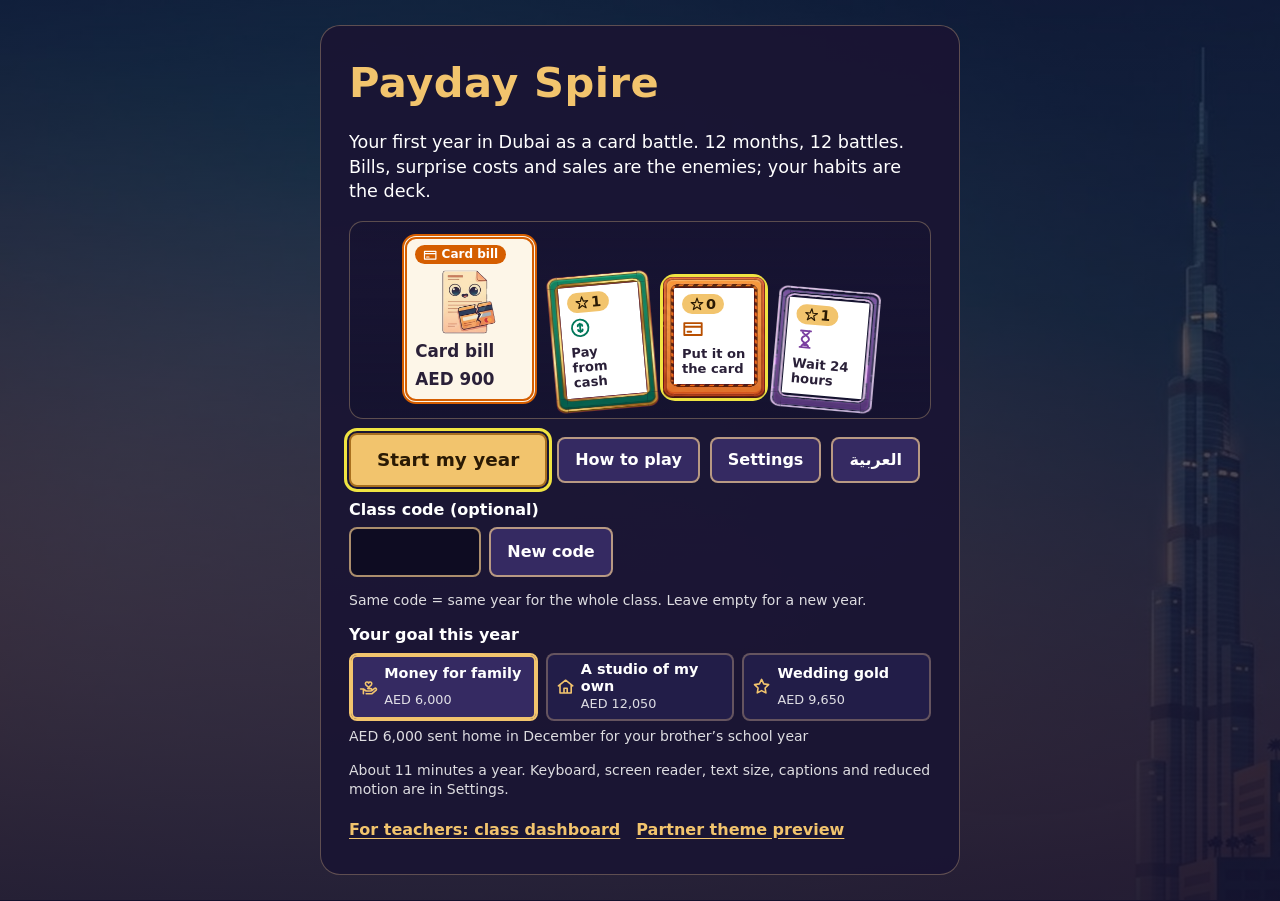
<file: index.html>
<!doctype html>
<html lang="en" dir="ltr">
<head>
<meta charset="utf-8">
<meta name="viewport" content="width=device-width, initial-scale=1">
<title>Payday Spire</title>
<link rel="stylesheet" href="css/style.css">
<link rel="stylesheet" href="css/battle.css">
<link rel="stylesheet" href="css/class.css">
<link rel="stylesheet" href="css/tutor.css">
<link rel="stylesheet" href="css/goals.css">
</head>
<body>
<header id="hud" class="hud" hidden>
  <div class="hud-top"><div id="hudMonth" class="hud-month"></div><p id="capH" class="cap-slot" aria-hidden="true"></p>
    <div class="hud-btns"><button class="ibtn" id="btnHelp" data-i18n-label="btn.help"><svg class="ic" viewBox="0 0 24 24" aria-hidden="true"><path d="M12 3a9 9 0 1 0 0 18 9 9 0 0 0 0-18zM9.5 9.5a2.5 2.5 0 1 1 3.5 2.3c-.6.3-1 .8-1 1.5V14M12 17.5h.01"/></svg></button>
    <button class="ibtn" id="btnSet2" data-i18n-label="btn.settings"><svg class="ic" viewBox="0 0 24 24" aria-hidden="true"><path d="M4 7h9M17 7h3M15 4.5v5M4 17h3M11 17h9M9 14.5v5"/></svg></button></div></div>
  <div id="hudStats" class="hud-stats"></div>
</header>
<main id="main">
  <section id="title" class="screen title">
    <div class="title-in">
      <h1 data-i18n="title">Payday Spire</h1>
      <p class="tag" data-i18n="tag"></p>
      <div id="titlePeek" class="peek" aria-hidden="true"></div>
      <div class="row"><button class="btn pri big" id="btnPlay" data-i18n="btn.play"></button>
        <button class="btn" id="btnHow" data-i18n="btn.how"></button><button class="btn" id="btnSet" data-i18n="btn.settings"></button>
        <button class="btn" id="btnLang" data-i18n="lang"></button></div>
      <label for="code" class="code-l" data-i18n="code.l"></label>
      <div class="code-row"><input id="code" maxlength="6" autocomplete="off" spellcheck="false" dir="ltr" aria-describedby="codeN"><button class="btn" id="btnRandom" data-i18n="btn.random"></button></div>
      <p id="codeN" class="small" data-i18n="code.n"></p>
      <div id="goalPick" class="gpick"></div>
      <p class="small" data-i18n="title.teacher"></p>
      <p class="title-links"><a class="tlink" href="teacher.html" id="teacherLink" data-i18n="title.teacherLink"></a> <a class="tlink" id="brandLink" href="index.html?brand=demo-bank"></a></p>
    </div>
  </section>
  <section id="battle" class="screen battle" hidden>
    <div id="traitLine" class="trait-line" hidden></div>
    <div id="foes" class="foes"></div>
    <p id="foeLine" class="foe-line" aria-hidden="true" hidden></p>
    <div class="ctrl"><div id="focusBox" class="focus-box"></div><p id="note" class="note-slot"></p><button class="btn pri" id="btnEnd"></button></div>
    <div id="hand" class="hand"></div>
    <ul id="log" class="log"></ul>
  </section>
  <section id="end" class="screen end" hidden tabindex="-1"></section>
</main>
<div id="modal" class="modal" role="dialog" aria-modal="true" hidden><div id="panel" class="panel"></div></div>
<div id="srP" class="sr" aria-live="polite"></div><div id="srA" class="sr" aria-live="assertive"></div>
<script src="art_b/manifest.js"></script>
<script src="js/data.js"></script>
<script src="js/ledger.js"></script>
<script src="js/engine.js"></script>
<script src="js/engine_more.js"></script>
<script src="js/goals.js"></script>
<script src="js/policy.js"></script>
<script src="js/i18n_en.js"></script>
<script src="js/i18n_ar.js"></script>
<script src="js/i18n_more.js"></script>
<script src="js/i18n_goals.js"></script>
<script src="js/icons.js"></script>
<script src="js/artload.js"></script>
<script src="js/audio.js"></script>
<script src="js/music.js"></script>
<script src="js/ui.js"></script>
<script src="js/tutor.js"></script>
<script src="js/class.js"></script>
<script src="js/why.js"></script>
<script src="js/check.js"></script>
<script src="js/past.js"></script>
<script src="js/brand.js"></script>
<script src="js/flow.js"></script>
<script src="js/screens.js"></script>
<script src="js/goalui.js"></script>
<script src="js/juice.js"></script>
<script src="js/main.js"></script>
</body>
</html>
</file>
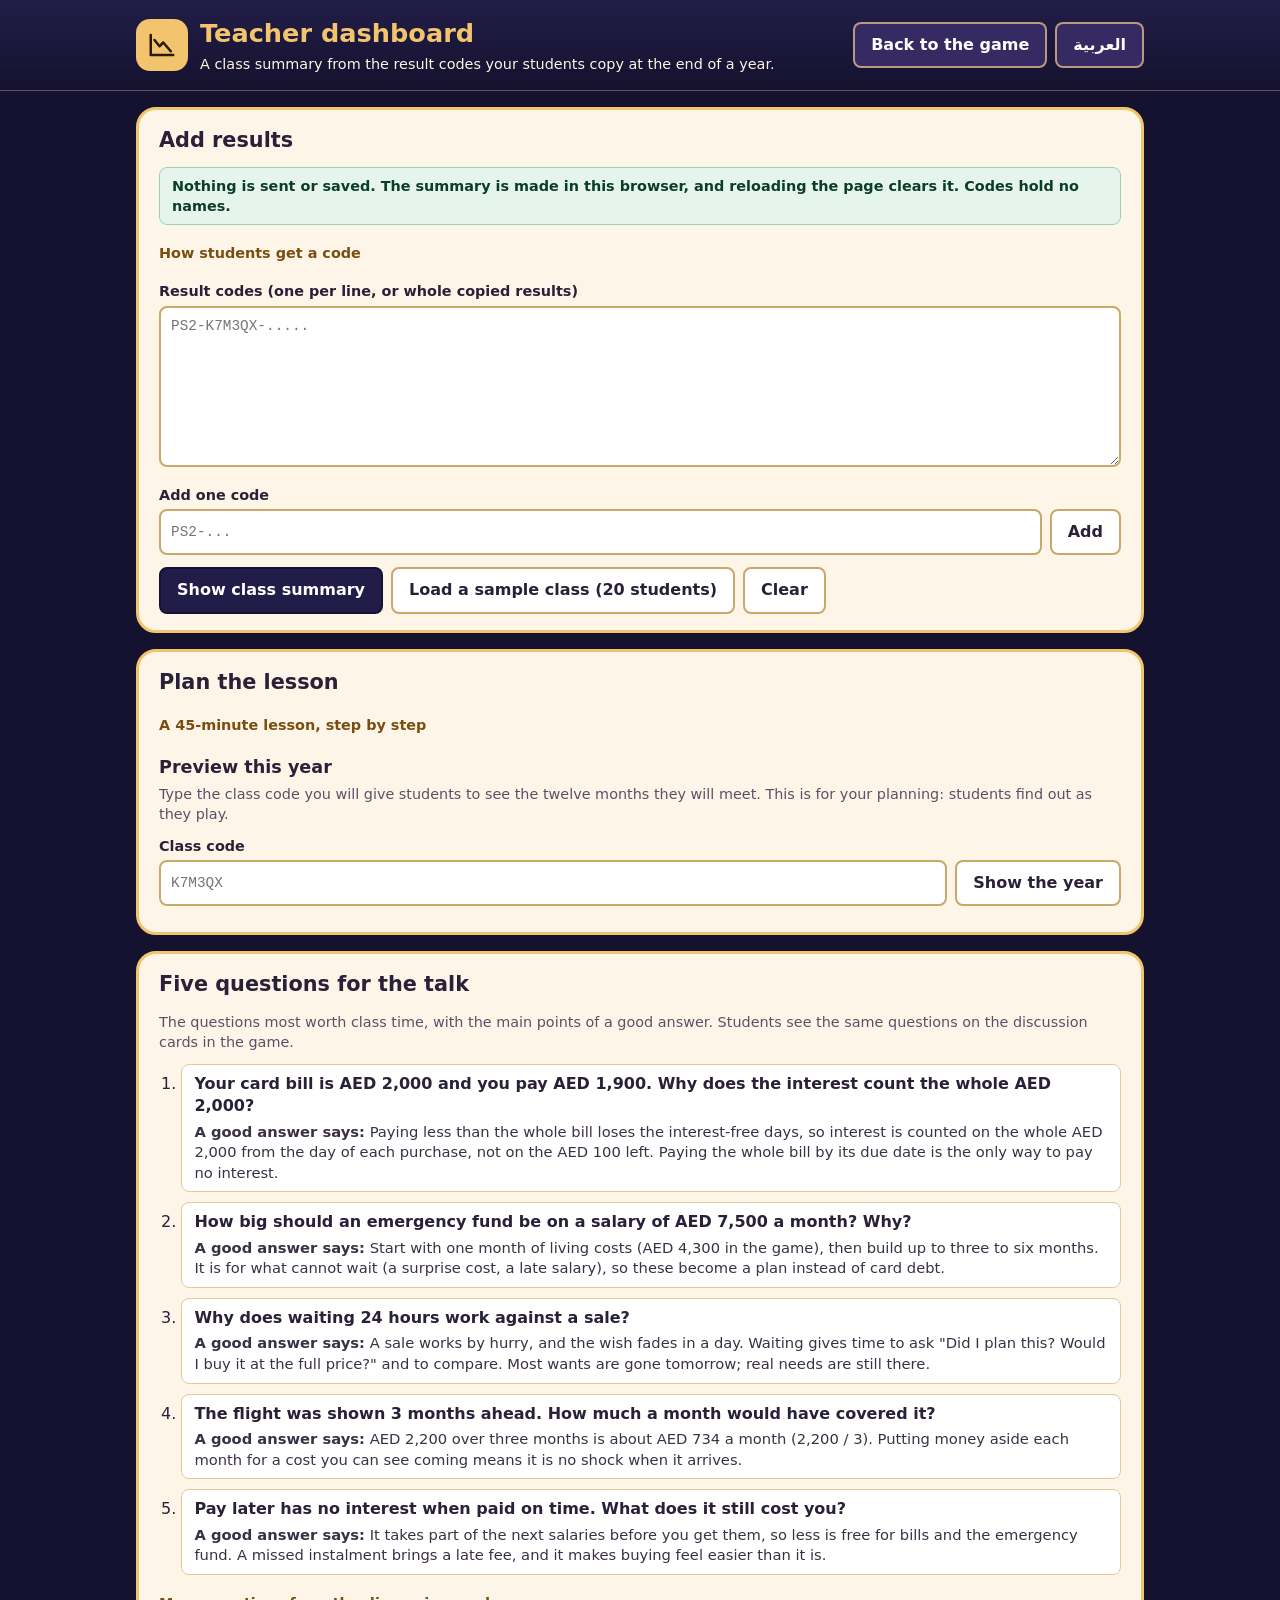
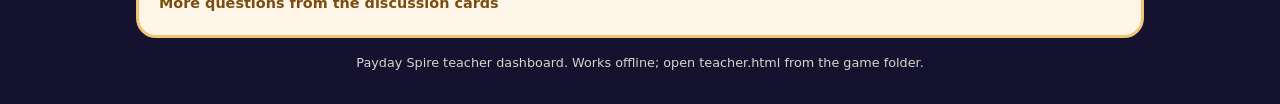
<file: teacher.html>
<!doctype html>
<html lang="en" dir="ltr">
<head>
<meta charset="utf-8">
<meta name="viewport" content="width=device-width, initial-scale=1">
<meta name="description" content="Payday Spire teacher dashboard: paste your students' result codes to see a class summary. Nothing is sent or saved.">
<title>Payday Spire - Teacher dashboard</title>
<link rel="stylesheet" href="css/style.css">
<link rel="stylesheet" href="css/teacher.css">
</head>
<body class="tc-page">
<header class="tc-top">
  <div class="tc-top-in">
    <div class="tc-brand">
      <span class="tc-logo" id="tcLogo" aria-hidden="true"></span>
      <div><h1 data-i18n="tc.title">Teacher dashboard</h1><p data-i18n="tc.sub"></p></div>
    </div>
    <nav class="tc-nav no-print" aria-label="Page">
      <a class="btn" href="index.html" data-i18n="tc.back">Back to the game</a>
      <button class="btn" id="tcLang" type="button"></button>
    </nav>
  </div>
</header>
<main class="tc-main" id="tcMain">
  <section class="tc-card no-print" aria-labelledby="inT">
    <h2 id="inT" data-i18n="tc.in.t">Add results</h2>
    <p class="tc-privacy" data-i18n="tc.privacy"></p>
    <details class="tc-how">
      <summary data-i18n="tc.how.t">How students get a code</summary>
      <ol><li data-i18n="tc.how.1"></li><li data-i18n="tc.how.2"></li><li data-i18n="tc.how.3"></li><li data-i18n="tc.how.4"></li></ol>
    </details>
    <label class="tc-lbl" for="tcIn" data-i18n="tc.in.lbl">Result codes</label>
    <textarea id="tcIn" dir="ltr" rows="7" spellcheck="false" autocomplete="off" placeholder="PS2-K7M3QX-....."></textarea>
    <div class="tc-one">
      <label class="tc-lbl" for="tcOne" data-i18n="tc.one.lbl">Add one code</label>
      <div class="tc-one-in"><input id="tcOne" type="text" dir="ltr" autocomplete="off" spellcheck="false" autocapitalize="characters" placeholder="PS2-...">
        <button class="btn" id="tcAdd" type="button" data-i18n="tc.add">Add</button></div>
    </div>
    <div class="tc-btns">
      <button class="btn pri" id="tcShow" type="button" data-i18n="tc.show">Show class summary</button>
      <button class="btn" id="tcSample" type="button" data-i18n="tc.sample">Load a sample class</button>
      <button class="btn" id="tcClear" type="button" data-i18n="tc.clear">Clear</button>
    </div>
    <p class="tc-status" id="tcStatus" role="status" aria-live="polite"></p>
    <div id="tcErrs"></div>
  </section>
  <section class="tc-card tc-plan" aria-labelledby="plT">
    <h2 id="plT" data-i18n="tc.pl.t">Plan the lesson</h2>
    <details class="tc-how">
      <summary data-i18n="tc.ls.t">A 45-minute lesson, step by step</summary>
      <ol class="tc-steps" id="tcSteps"></ol>
    </details>
    <h3 class="tc-h3" data-i18n="tc.yr.t">Preview this year</h3>
    <p class="tc-note" data-i18n="tc.yr.sub"></p>
    <label class="tc-lbl" for="tcYrCode" data-i18n="tc.yr.lbl">Class code</label>
    <div class="tc-one-in"><input id="tcYrCode" type="text" dir="ltr" maxlength="6" autocomplete="off" spellcheck="false" autocapitalize="characters" placeholder="K7M3QX">
      <button class="btn" id="tcYrShow" type="button" data-i18n="tc.yr.btn">Show the year</button></div>
    <div id="tcYear" aria-live="polite"></div>
  </section>
  <div id="tcOut" tabindex="-1"></div>
  <section class="tc-card tc-sheet" id="tcPilotSheet" aria-labelledby="psT" hidden></section>
  <section class="tc-card tc-qs" aria-labelledby="qsT">
    <h2 id="qsT" data-i18n="tc.qs.t">Five questions for the talk</h2>
    <p class="tc-note" data-i18n="tc.qs.sub"></p>
    <ol class="tc-core" id="tcCore"></ol>
    <details class="tc-how tc-more">
      <summary data-i18n="tc.qs.more">More questions from the discussion cards</summary>
      <div class="tc-dcs" id="tcMore"></div>
    </details>
  </section>
  <p class="tc-foot" data-i18n="tc.foot"></p>
</main>
<script src="js/data.js"></script>
<script src="js/i18n_en.js"></script>
<script src="js/i18n_ar.js"></script>
<script src="js/i18n_more.js"></script>
<script src="js/i18n_goals.js"></script>
<script src="js/i18n_teacher.js"></script>
<script src="js/icons.js"></script>
<script src="js/class.js"></script>
<script src="js/sample_class.js"></script>
<script src="js/teacher.js"></script>
<script src="js/teacher_plan.js"></script>
<script src="js/teacher_pilot.js"></script>
</body>
</html>
</file>
<file: css/style.css>
/* Payday Spire - base, title, dialogs, end screen. Look from Jar Rush: Gulf evening (indigo night, brass, sand paper).
   Colours: Okabe-Ito (colour-blind safe). Every colour cue also has an icon and a word. */
:root {
  --fs: 1;
  --night: #14122e; --night2: #221d48; --night3: #352a62;
  --panel: rgba(26, 21, 52, .94); --line: rgba(255, 212, 150, .3); --line2: rgba(255, 212, 150, .65);
  --paper: #fdf6e8; --ink: #2a2038; --ink2: #5d4f66;
  --brass: #f2c46d; --brass-d: #a9701f;
  --blue: #0072B2; --green: #009E73; --pink: #CC79A7; --orange: #E69F00; --verm: #D55E00; --sky: #56B4E9; --yellow: #F0E442;
  --r-sm: 8px; --r: 14px; --r-lg: 20px;
  --font: "Segoe UI", system-ui, -apple-system, "Noto Sans", Roboto, Arial, sans-serif;
  --font-ar: "Noto Naskh Arabic", "Noto Sans Arabic", "Geeza Pro", "Segoe UI", Tahoma, sans-serif;
  font-size: calc(16px * var(--fs));
}
* { box-sizing: border-box; }
html, body { margin: 0; background: var(--night); color: #fff; }
body { font-family: var(--font); line-height: 1.4; min-height: 100vh; min-height: 100dvh; overflow-x: hidden; }
[dir="rtl"] body { font-family: var(--font-ar); line-height: 1.6; }
[hidden] { display: none !important; }
.ic { width: 1.2em; height: 1.2em; fill: none; stroke: currentColor; stroke-width: 2; stroke-linecap: round; stroke-linejoin: round; vertical-align: -.22em; flex: none; }
button { font: inherit; color: inherit; }
:focus-visible { outline: 3px solid var(--yellow); outline-offset: 2px; }
.sr { position: absolute; width: 1px; height: 1px; overflow: hidden; clip: rect(0 0 0 0); white-space: nowrap; }
.small { font-size: .875rem; opacity: .85; }
kbd { font: inherit; font-size: .75rem; border: 1px solid currentColor; border-radius: 5px; padding: 0 5px; opacity: .8; }
/* the key number sits in the bottom corner, apart from the focus cost pill at the top, so the two numbers do not look alike */
.card kbd { position: absolute; bottom: 4px; inset-inline-end: 6px; font-size: .68rem; border-style: dashed; opacity: .65; }
.btn { background: var(--night3); border: 2px solid var(--line2); border-radius: var(--r-sm); padding: 10px 16px; min-height: 44px; cursor: pointer; font-weight: 600; }
.btn:hover { border-color: var(--brass); }
.btn.pri { background: var(--brass); color: #2a1a04; border-color: var(--brass-d); }
.btn.big { font-size: 1.15rem; padding: 12px 26px; }
.btn[disabled] { opacity: .45; cursor: not-allowed; }
.row { display: flex; flex-wrap: wrap; gap: 10px; margin-top: 14px; align-items: center; }
.ibtn { background: transparent; border: 2px solid var(--line); border-radius: 50%; width: 40px; height: 40px; cursor: pointer; display: inline-grid; place-items: center; }

/* title */
.screen { min-height: calc(100dvh - 0px); }
.title { display: grid; place-items: center; padding: 24px 16px; background: var(--night) center/cover no-repeat; }
/* on a narrow screen the picture is cut from its right side, where the tower stands */
@media (max-width: 600px) { .title { background-position: 82% center; } }
.title-in { max-width: 640px; background: var(--panel); border: 1px solid var(--line); border-radius: var(--r-lg); padding: 28px; }
.title h1 { margin: 0 0 8px; font-size: 2.6rem; color: var(--brass); letter-spacing: .5px; }
.tag { font-size: 1.1rem; }
.code-l { display: block; font-weight: 700; margin-top: 12px; }
.code-row { display: flex; gap: 8px; margin-top: 6px; }
#code { font: inherit; font-size: 1.3rem; letter-spacing: 4px; text-transform: uppercase; width: 10ch; padding: 8px 10px; border-radius: var(--r-sm); border: 2px solid var(--line2); background: #0e0c22; color: #fff; }

/* dialogs */
.modal { position: fixed; inset: 0; background: rgba(8, 6, 20, .72); display: grid; place-items: center; padding: 12px; z-index: 50; }
.panel { background: var(--paper); color: var(--ink); border-radius: var(--r-lg); border: 3px solid var(--brass); width: min(680px, 100%); max-height: calc(100dvh - 24px); overflow: auto; padding: 22px; box-shadow: 0 18px 44px rgba(0,0,0,.5); }
.panel h2 { margin: 0 0 10px; font-size: 1.45rem; }
.panel h3 { margin: 14px 0 6px; font-size: 1.1rem; }
.panel .small { color: var(--ink2); opacity: 1; }
.panel .btn { background: #fff; color: var(--ink); border-color: #c9a86a; }
.panel .btn.pri { background: var(--night2); color: #fff; border-color: var(--night); }
.p-art { float: inline-end; width: 120px; height: 120px; object-fit: cover; border-radius: var(--r); margin: 0 0 8px 12px; }
[dir="rtl"] .p-art { margin: 0 12px 8px 0; }
.tut { padding-inline-start: 1.3em; margin: 8px 0; }
.tut li { margin: 6px 0; }
.lines { list-style: none; padding: 0; margin: 8px 0; }
.lines li { padding: 5px 0; border-bottom: 1px dashed #e3c99a; }
.trait-chip { display: inline-block; font-size: .8rem; font-weight: 700; background: var(--pink); color: #2a1022; border-radius: 99px; padding: 1px 10px; vertical-align: middle; }
.turn-chip { display: inline-block; font-size: .8rem; background: var(--sky); color: #06202f; border-radius: 99px; padding: 1px 10px; }
.opts { display: grid; gap: 10px; margin-top: 10px; clear: both; }
.opts.two { grid-template-columns: 1fr 1fr; } .opts.three { grid-template-columns: 1fr 1fr 1fr; }
.opt { text-align: start; background: #fff; border: 2px solid #c9a86a; border-radius: var(--r); padding: 12px; cursor: pointer; display: flex; flex-direction: column; gap: 4px; min-height: 44px; }
.opt b { font-size: 1.05rem; }
.opt span { color: var(--ink2); font-size: .9rem; }
.opt.good { border-color: var(--green); border-width: 3px; }
.opt[disabled] { opacity: .5; cursor: not-allowed; }
.opt em { color: var(--verm); font-style: normal; font-size: .85rem; }
.opt-art { width: 56px; height: 56px; border-radius: 10px; object-fit: cover; }
.stmt { background: #f4e6cb; border-radius: var(--r); padding: 12px; margin-top: 12px; }
.nw { font-weight: 700; font-size: 1.1rem; }
.chips { display: flex; flex-wrap: wrap; gap: 8px; }
.chip { background: #fff; border: 2px solid #c9a86a; border-radius: 99px; padding: 6px 12px; cursor: pointer; min-height: 40px; }
.chip.on { background: var(--night2); color: #fff; border-color: var(--night); }
.seg { display: flex; flex-wrap: wrap; gap: 8px; align-items: center; margin: 10px 0; }
.seg > span { min-width: 9em; font-weight: 700; }
.cards3 { display: grid; grid-template-columns: repeat(3, 1fr); gap: 10px; }
.keys { font-size: .9rem; color: var(--ink2); }

/* short notes: a line of their own in the layout (battle controls, the open window, the end screen), never over the game */
.note-slot { margin: 0; min-height: 1.4em; font-size: .9rem; font-weight: 700; opacity: 0; transition: opacity .2s; }
.note-slot.on { opacity: 1; } .note-slot.warn.on::before { content: "\26A0  "; }
.panel .note-slot { color: #a03a00; } .panel .note-slot:not(.on) { min-height: 0; }
.note-line { background: #e7f4ee; border-inline-start: 4px solid var(--green); border-radius: 8px; padding: 6px 10px; margin: 0 0 8px; font-weight: 600; }
.close-m { background: #f4e6cb; border-radius: var(--r); padding: 8px 12px; margin-bottom: 10px; } .close-m .lines { margin: 4px 0; } .close-m .nw { margin: 4px 0 0; }
.trait-chip.late { background: var(--orange); color: #2a1a00; }

/* end screen */
.end { padding: 16px; }
.end-in { max-width: 820px; margin: 0 auto; background: var(--panel); border: 1px solid var(--line); border-radius: var(--r-lg); padding: 22px; }
.end h1 { margin: 0; color: var(--brass); font-size: 2rem; }
.end h1:focus { outline: none; }
.end h2 { font-size: 1.2rem; margin: 20px 0 8px; color: var(--brass); }
.grade { font-size: 1.5rem; font-weight: 800; display: flex; gap: 8px; align-items: center; margin: 8px 0 2px; }
.g-steady { color: #5fd3a8; } .g-made { color: var(--orange); } .g-frozen { color: #ff8a52; }
.end-art { width: 100%; max-height: 220px; object-fit: cover; border-radius: var(--r); margin: 10px 0; }
.end-art.good { object-position: 50% 45%; } .end-art.bad { object-position: 50% 80%; } /* keep the person in the crop */
.kpis { display: grid; grid-template-columns: repeat(4, 1fr); gap: 10px; }
.kpis div { background: var(--night2); border-radius: var(--r); padding: 10px; display: flex; flex-direction: column; gap: 4px; }
.kpis span { font-size: .85rem; opacity: .85; } .kpis b { font-size: 1.15rem; }
.why li { margin: 6px 0; }
.crow { display: grid; grid-template-columns: 8em 1fr auto; gap: 10px; align-items: center; margin: 8px 0; }
.cbar { height: 18px; background: rgba(255,255,255,.1); border-radius: 9px; overflow: hidden; }
.cbar i { display: block; height: 100%; }
.cbar.cyou i { background: var(--sky); } .cbar.cst i { background: var(--green); background-image: repeating-linear-gradient(45deg, transparent 0 6px, rgba(255,255,255,.25) 6px 9px); }
.cbar.neg i { background: var(--verm); background-image: repeating-linear-gradient(-45deg, transparent 0 4px, rgba(0,0,0,.3) 4px 7px); }
.cv { display: flex; flex-direction: column; text-align: end; white-space: nowrap; } .cv small { opacity: .8; }
.zbar { display: block; height: 16px; background: rgba(255,255,255,.12); border-radius: 8px; overflow: hidden; }
.zbar i { display: block; height: 100%; background: var(--orange); }
#resText { width: 100%; font: inherit; font-size: .9rem; border-radius: var(--r-sm); padding: 8px; background: #0e0c22; color: #fff; border: 1px solid var(--line2); }

body.still *, body.still *::before, body.still *::after { animation: none !important; transition: none !important; }
@media (prefers-reduced-motion: reduce) { * { animation: none !important; transition: none !important; } }
@media (max-width: 600px) {
  .title-in { padding: 18px; } .title h1 { font-size: 2rem; }
  .opts.two, .opts.three, .cards3 { grid-template-columns: 1fr; }
  .kpis { grid-template-columns: 1fr 1fr; }
  .crow { grid-template-columns: 5.5em 1fr auto; }
  .p-art { width: 84px; height: 84px; }
  .panel { padding: 16px; }
}

/* screen review fixes */
/* a big screen (1920 x 1080): everything one step larger, so the middle column is not a small island */
@media (min-width: 1600px) and (min-height: 960px) { :root { font-size: calc(18px * var(--fs)); } .title-in { max-width: 760px; } }
/* the "nothing to pay this turn" line reads like the other guide lines (a soft band, not loose large text) */
.foes > .clear { margin: 0; flex: 1 1 100%; align-self: flex-start; background: rgba(240, 228, 66, .12); border: 1px solid rgba(240, 228, 66, .6); border-radius: var(--r-sm); padding: 6px 12px; font-size: .95rem; color: #fff8c8; }
/* End turn has no label until the first battle is drawn: never an empty brown box behind the first window */
#btnEnd:empty { visibility: hidden; }
/* a card that cannot be played: the card steps back, its reason stays readable */
.card.off { opacity: 1; background: #ece6dc; } .card.off > :not(.c-why):not(kbd) { opacity: .6; } .card.off .c-why { color: #8a2700; }
.opt[disabled] { opacity: 1; background: #f0ebe2; color: #6a5e70; } .opt[disabled] > :not(em) { opacity: .7; } .opt em { color: #8a2700; font-weight: 700; }
/* focus shown on a window's first choice is a thin dashed line, so it does not look like a choice already made */
.panel .opt:focus-visible, .panel .card:focus-visible { outline: 2px dashed var(--night3); outline-offset: 2px; }
@media (max-width: 600px) {
  /* title buttons: Start the full width, the other three share one row */
  .title .row { display: grid; grid-template-columns: repeat(3, minmax(0, 1fr)); gap: 8px; }
  .title .row #btnPlay { grid-column: 1 / -1; } .title .row .btn:not(#btnPlay) { padding: 8px 6px; font-size: .9rem; }
  /* settings: each setting's name on its own line, its choices on one row under it */
  .seg > span { flex: 1 1 100%; min-width: 0; } .seg { gap: 6px; }
  /* habit and shop cards: as tall as their text, names a size up */
  .panel .card { min-height: 0; } .panel .card .c-name { font-size: 1rem; } .panel .card .c-text { font-size: .85rem; }
  .brand-bar { padding: 4px 8px; margin-bottom: 8px; } .brand-bar small { display: none; } .brand-bar .brand-logo { width: 28px; height: 28px; }
}
</file>
<file: css/battle.css>
/* Payday Spire - battle screen: status bar, money problems, hand. */
.hud { position: sticky; top: 0; z-index: 20; background: rgba(14, 12, 34, .96); border-bottom: 2px solid var(--line); padding: 8px 16px; }
.hud-top { display: flex; justify-content: space-between; align-items: center; gap: 8px; }
.hud-month { font-size: 1.05rem; display: flex; flex-wrap: wrap; gap: 6px; align-items: center; }
.hud-btns { display: flex; gap: 6px; }
.hud-stats { display: grid; grid-template-columns: repeat(5, minmax(0, 1fr)); gap: 8px; margin-top: 6px; }
.st { display: grid; grid-template-columns: auto 1fr; grid-template-rows: auto auto; column-gap: 6px; background: var(--night2); border-radius: 10px; padding: 5px 8px; border-inline-start: 5px solid var(--c, #888); }
.st-i { grid-row: span 2; display: grid; place-items: center; color: var(--c); }
.st-l { font-size: .75rem; opacity: .85; } .st-v { font-weight: 800; font-size: 1rem; white-space: nowrap; }
.st { min-width: 0; }
.st-cash { --c: var(--sky); } .st-buffer { --c: var(--green); } .st-savings { --c: #7fd6b9; } .st-debt { --c: var(--verm); } .st-mind { --c: var(--pink); }
.st .bar { grid-column: 1 / -1; }
.bar { display: block; height: 6px; background: rgba(255,255,255,.14); border-radius: 3px; overflow: hidden; margin-top: 3px; }
.bar i { display: block; height: 100%; background: var(--verm); background-image: repeating-linear-gradient(-45deg, transparent 0 4px, rgba(0,0,0,.3) 4px 7px); }
.pulse { animation: pulse .45s; }
/* a glow, not a scale: a status box that grew 6% pushed the change note (js/tutor.js pop, placed before the pulse) over the next box's number */
@keyframes pulse { 50% { filter: brightness(1.3); box-shadow: 0 0 0 2px var(--brass); } }

/* space budget: the battle fills the screen under the status bar. Controls and the hand always stay on the screen; the
   problems area takes what is left and scrolls inside itself; a hand wider than the screen scrolls sideways in its own row;
   the log keeps its last lines. Checked at 5 screen sizes x 3 text sizes x 2 languages by tools/layout_check.py */
.battle { padding: 10px 16px 10px; background: var(--night) center/cover no-repeat; display: flex; flex-direction: column; gap: 10px;
  height: calc(100dvh - var(--hud-h, 120px)); min-height: 0; overflow: hidden; --cw: 9.5rem; }
.battle > .trait-line { flex: none; max-height: 22%; overflow-y: auto; }
.battle > .foes { flex: 1 1 0; min-height: 4.5rem; overflow-y: auto; align-content: flex-start; padding-top: 12px; }
.battle > .ctrl, .battle > .log, .battle > .foe-line { flex: none; }
/* the log's top and bottom space is a transparent border, not padding, so a scrolled log never shows half a line there */
.battle > .log { --lines: 3; --lh: 1.4em; --lp: 8px; padding-top: 0; padding-bottom: 0; border-top: var(--lp) solid transparent; border-bottom: var(--lp) solid transparent; line-height: var(--lh);
  max-height: calc(var(--lines) * var(--lh) + 2 * var(--lp)); overflow-y: auto; }
.battle > .log li { padding: 0; }
/* scrolled to its newest lines, the line above can still show the bottoms of its letters: fade them out */
.battle > .log { -webkit-mask-image: linear-gradient(transparent var(--lp), #000 calc(var(--lp) + 6px)); mask-image: linear-gradient(transparent var(--lp), #000 calc(var(--lp) + 6px)); }
[dir="rtl"] .battle > .log { --lh: 1.6em; }
.trait-line { display: flex; flex-direction: column; gap: 4px; background: rgba(204, 121, 167, .16); border: 1px solid var(--pink); border-radius: var(--r); padding: 8px 12px; font-size: .95rem; }
.foes { display: flex; flex-wrap: wrap; justify-content: center; gap: 12px; min-height: 120px; }
.foes.shake { animation: shake .4s; }
@keyframes shake { 25% { transform: translateX(-6px); } 75% { transform: translateX(6px); } }
.clear { opacity: .9; align-self: center; }
.foe { position: relative; width: 230px; background: var(--paper); color: var(--ink); border: 3px solid #c9a86a; border-radius: var(--r); padding: 8px 10px 10px; text-align: start; cursor: pointer; display: flex; flex-direction: column; gap: 4px; }
.foe.sel { border-color: var(--yellow); box-shadow: 0 0 0 3px var(--night), 0 0 0 6px var(--yellow); }
.foe.boss { width: 260px; border-width: 4px; }
.foe .kind { display: inline-flex; align-items: center; gap: 4px; font-size: .75rem; font-weight: 700; padding: 1px 8px; border-radius: 99px; width: fit-content; }
.k-bill .kind { background: var(--blue); color: #fff; } .k-shock .kind { background: var(--verm); color: #fff; }
.k-deal .kind { background: var(--orange); color: #2a1a00; } .k-sale .kind { background: var(--pink); color: #2a1022; }
.k-shock { border-style: dashed; } .k-sale { border-style: dotted; }
.foe-art { display: grid; place-items: center; height: 84px; }
.foe-art img { height: 84px; width: 84px; object-fit: cover; border-radius: 10px; }
.foe-ic .ic { width: 52px; height: 52px; color: var(--night3); }
.foe-name { font-weight: 800; font-size: 1.05rem; }
.foe .amt { font-weight: 800; font-size: 1.2rem; }
.foe .bar i { background: var(--blue); background-image: none; }
.pull { font-weight: 700; } .pips { display: flex; gap: 4px; } .pips i { width: 14px; height: 14px; border-radius: 50%; border: 2px solid var(--pink); } .pips i.on { background: var(--pink); }
.intent { display: flex; gap: 6px; align-items: flex-start; font-size: .85rem; background: #f4e6cb; border-radius: 8px; padding: 5px 7px; }
/* forecast space: two lines in a card on a phone, three on a wider screen; the target's whole forecast is in .foe-line */
.foe .intent > span { display: -webkit-box; -webkit-box-orient: vertical; -webkit-line-clamp: 3; line-clamp: 3; overflow: hidden; }
.foe-line { margin: 0; display: flex; gap: 6px; align-items: flex-start; font-size: .85rem; line-height: 1.3;
  background: #f4e6cb; color: var(--ink); border: 2px solid var(--yellow); border-radius: 8px; padding: 4px 8px; }
.foe-line[hidden] { display: none; }
.foe-line .ic { width: 14px; height: 14px; flex: none; margin-top: 2px; }
.tgt { position: absolute; top: -12px; inset-inline-end: 10px; background: var(--yellow); color: #222; font-weight: 800; font-size: .75rem; border-radius: 99px; padding: 1px 8px; }

.ctrl { display: flex; justify-content: space-between; align-items: center; gap: 10px; flex-wrap: wrap; }
.focus-box { display: flex; align-items: center; gap: 8px; flex-wrap: wrap; }
.f-l { font-weight: 700; }
.pipsF { display: flex; gap: 4px; }
.pipsF i { display: grid; place-items: center; width: 30px; height: 30px; border-radius: 50%; border: 2px solid var(--brass); color: transparent; }
.pipsF i.on { background: var(--brass); color: #2a1a04; }
.pipsF .ic { width: 16px; height: 16px; }
.piles { font-size: .85rem; opacity: .8; }

.hand { flex: none; display: flex; gap: 10px; overflow-x: auto; overflow-y: hidden; scroll-snap-type: x proximity; padding: 4px 2px 6px; }
.hand .card { flex: 1 0 var(--cw); min-width: var(--cw); max-width: max(16rem, var(--cw)); min-height: 0; scroll-snap-align: start; }
/* in the hand the card icon sits in the top corner, beside the cost, so a card is one icon row shorter */
.hand .c-ic { position: absolute; top: 6px; inset-inline-end: 8px; } .hand .c-ic .ic { width: 24px; height: 24px; }
.hand .c-top { min-height: 26px; }
/* a wide but short screen (1280x800, 1280x720): the portrait moves to the card's corner, so a whole problem card fits the
   problems area above the forecast line (tools/layout_check.py: no card cut by the area on screens 1000 px and wider) */
@media (min-width: 601px) and (max-height: 820px) {
  .foe { gap: 3px; padding-top: 6px; width: 260px; } .foe.boss { width: 280px; }
  .foe .intent > span { -webkit-line-clamp: 2; line-clamp: 2; }
  .battle > .log { --lines: 2; }
  .battle { gap: 7px; } .trait-line { padding: 5px 12px; gap: 2px; font-size: .9rem; } .foe-name { font-size: 1rem; }
  .foe-art { position: absolute; top: 8px; inset-inline-end: 8px; height: 52px; }
  .foe-art img { height: 52px; width: 52px; border-radius: 8px; } .foe-ic .ic { width: 40px; height: 40px; }
  .foe .foe-name, .foe .amt { padding-inline-end: 56px; }
  .battle > .foes { padding-top: 12px; }
}
.hand.small1 .card .c-text { font-size: .8rem; } .hand.small1 .c-ic { display: none; }
.hand.small2 .card .c-name { font-size: .85rem; } .hand.small2 .card .c-text, .hand.small2 .c-why { font-size: .72rem; line-height: 1.2; }
.card { position: relative; background: #fff; color: var(--ink); border: 3px solid var(--c, #999); border-top-width: 10px; border-radius: var(--r); padding: 8px 10px; text-align: start; cursor: pointer; display: flex; flex-direction: column; gap: 4px; min-height: 150px; transition: transform .12s; }
.card:hover:not(.off) { transform: translateY(-4px); }
.card.off { opacity: .6; cursor: not-allowed; }
.card.curse { background: #fde9e0; border-style: dashed; }
.tone-cash { --c: var(--blue); } .tone-debt { --c: var(--verm); } .tone-save { --c: var(--green); } .tone-calm { --c: var(--sky); } .tone-joy { --c: var(--pink); }
/* painted frames (art_b/card_frame_*.png, set by js/artload.js): the frame sits in the border, the text stays on the white card */
.framed .card:not(.curse) { border-style: solid; border-width: 11px 11px 14px; border-radius: 12px; background-clip: padding-box; }
.framed .card.tone-cash:not(.curse) { border-image: var(--fr-cash) 45 47 61 47 / 11px 11px 14px stretch; }
.framed .card.tone-save:not(.curse) { border-image: var(--fr-save) 45 47 61 47 / 11px 11px 14px stretch; }
.framed .card.tone-debt:not(.curse) { border-image: var(--fr-debt) 45 47 61 47 / 11px 11px 14px stretch; }
.framed .card.tone-calm:not(.curse) { border-image: var(--fr-calm) 45 47 61 47 / 11px 11px 14px stretch; }
.framed .card.tone-joy:not(.curse) { border-image: var(--fr-joy) 45 47 61 47 / 11px 11px 14px stretch; }
.framed .tone-cash { --c: #00775a; } .framed .tone-save { --c: var(--blue); } .framed .tone-debt { --c: #b84f00; } .framed .tone-calm, .framed .tone-joy { --c: #7a3fa0; }
.c-top { display: flex; justify-content: space-between; align-items: center; }
.cost { display: inline-flex; gap: 2px; align-items: center; font-weight: 800; background: var(--brass); color: #2a1a04; border-radius: 99px; padding: 0 8px; }
.cost .ic { width: 14px; height: 14px; }
.c-ic { color: var(--c); } .c-ic .ic { width: 28px; height: 28px; }
.c-name { font-weight: 800; font-size: 1rem; }
.c-text { font-size: .9rem; }
.c-why { font-size: .8rem; color: #a03a00; font-weight: 700; }
.panel .card { min-height: 160px; }
.hand .card { padding-bottom: 20px; }
.log { list-style: none; margin: 0; padding: 8px 12px; background: rgba(0,0,0,.35); border-radius: var(--r); font-size: .9rem; min-height: 2.5em; }
.log li { padding: 2px 0; }
.foe.coming { cursor: default; opacity: .78; background: #ece3d2; border-style: dashed; border-color: #8a7a5a; }
.foe.coming .intent { background: #fff5dc; font-weight: 700; } .foe.coming .in-s { display: none; }
.ctrl .note-slot { flex: 1 1 auto; text-align: center; color: var(--yellow); }

@media (max-width: 600px) {
  /* phone: status bar, problems and the whole hand fit one 390 x 844 screen at the default text size */
  .hud { padding: 4px 8px; }
  .hud-month { font-size: .95rem; }
  .hud-stats { grid-template-columns: repeat(3, minmax(0, 1fr)); gap: 3px; margin-top: 3px; }
  .st { padding: 2px 5px; min-width: 0; } .st-i .ic { width: 16px; height: 16px; }
  .st-lf { position: absolute; width: 1px; height: 1px; overflow: hidden; clip: rect(0 0 0 0); } .st .st-ls { display: inline; }
  .st-l { font-size: .66rem; white-space: nowrap; overflow: hidden; text-overflow: ellipsis; } .st-v { font-size: .8rem; white-space: normal; }
  .st .bar { height: 4px; margin-top: 1px; }
  .battle { padding: 6px 8px 12px; gap: 6px; }
  .trait-line { font-size: .78rem; padding: 5px 8px; gap: 2px; }
  .foes { gap: 6px; min-height: 0; }
  .foe { width: calc(50% - 3px); padding: 5px 6px 6px; gap: 2px; border-width: 2px; }
  .foes > .foe:only-child { width: 100%; }
  /* space budget: a bill that comes later this month is one full-width strip (name, amount, turn), so two problem cards
     and the strip fit the problems area of a 390 x 844 screen without scrolling (tools/layout_check.py, 3+ problems) */
  .foe.coming { width: 100%; display: grid; grid-template-columns: minmax(0, 1fr) auto auto; align-items: center; gap: 1px 6px; padding: 3px 8px; }
  .foe.coming .kind { display: none; }
  .foe.coming .foe-name { font-size: .78rem; padding-inline-end: 0; overflow-wrap: anywhere; }
  .foe.coming .amt { font-size: .8rem; white-space: nowrap; }
  .foe.coming .intent { padding: 0 5px; white-space: nowrap; } .foe.coming .intent > .in-l { display: none; } .foe.coming .intent > .in-s { display: inline; }
  .foe.coming .minl { grid-column: 1 / -1; }
  .foe.boss { width: calc(50% - 3px); }
  /* a small portrait in the corner; the name keeps clear of it */
  .foe-art { position: absolute; top: 8px; inset-inline-end: 5px; height: 44px; }
  .foe-art img { height: 44px; width: 44px; border-radius: 6px; } .foe-art .foe-ic { display: none; }
  .foe:has(.foe-art img) .foe-name { padding-inline-end: 44px; }
  .foe .kind { font-size: .66rem; padding: 0 6px; }
  .foe-name { font-size: .86rem; line-height: 1.15; } .foe .amt { font-size: .95rem; }
  .intent { font-size: .7rem; padding: 3px 5px; line-height: 1.25; } .foe .intent > span { -webkit-line-clamp: 2; line-clamp: 2; }
  .foe-line { font-size: .74rem; line-height: 1.25; padding: 3px 6px; } .intent .ic { width: 12px; height: 12px; flex: none; }
  .tgt { top: -9px; font-size: .66rem; }
  .k-card { border-width: 4px; }
  .pipsF i { width: 24px; height: 24px; }
  .battle { --cw: 6.6rem; }
  .battle > .foes { padding-top: 10px; }
  .battle > .log { --lines: 2; --lp: 6px; }
  .hand { gap: 5px; }
  .card { min-height: 0; padding: 4px 6px 6px; border-top-width: 6px; gap: 2px; }
  .framed .card[class*="tone-"]:not(.curse) { border-width: 7px 7px 9px; border-image-width: 7px 7px 9px; border-radius: 9px; }
  .hand .card { padding-bottom: 15px; }
  .c-ic { display: none; }
  .c-name { font-size: .8rem; line-height: 1.15; } .c-text { font-size: .7rem; line-height: 1.25; } .c-why { font-size: .68rem; }
  .cost { font-size: .8rem; padding: 0 6px; }
  .log { font-size: .78rem; padding: 6px 8px; }
  /* the month's description is in the month panel already; on a phone the line keeps only the tips */
  .trait-line .tr-d { display: none; } .trait-line:not(:has(span:not(.tr-d))) { display: none; }
  .ctrl { flex-wrap: wrap; gap: 6px; } .focus-box { gap: 4px; flex-wrap: nowrap; min-width: 0; } .f-l { font-size: .85rem; }
  .ctrl .btn { margin-inline-start: auto; }
  .piles { font-size: .7rem; } .ctrl .btn { padding: 6px 10px; white-space: nowrap; }
  .minl { font-size: .7rem; }
  /* space budget: a short note shares the End turn row (it used to reserve a row of its own under the button) */
  .ctrl .focus-box { flex: 1 1 100%; } .ctrl .note-slot { order: 2; flex: 1 1 0; min-width: 0; font-size: .78rem; min-height: 1.2em; text-align: start; } .ctrl .btn { order: 3; }
}
.minl { font-size: .8rem; font-weight: 700; }
.st-ls { display: none; }
.k-card .kind { background: var(--verm); color: #fff; } .k-card { border-color: var(--verm); border-style: double; border-width: 5px; }
/* phone status bar with large text or a short screen: icon and number only (the label stays for screen readers), so the
   problems keep their room */
@media (max-width: 600px) {
  html[data-fs="1.2"] .st-l, html[data-fs="1.4"] .st-l { position: absolute; width: 1px; height: 1px; overflow: hidden; clip: rect(0 0 0 0); }
  html[data-fs="1.2"] .st, html[data-fs="1.4"] .st { align-items: center; }
  html[data-fs="1.2"] .st-v, html[data-fs="1.4"] .st-v { white-space: nowrap; overflow-wrap: normal; font-size: .7rem; }
  html[data-fs="1.4"] .st-i .ic { width: 13px; height: 13px; }
  .hud-top { flex-wrap: nowrap; } .hud-btns .ibtn { width: 34px; height: 34px; }
}
/* short phone screens: the hand and End turn keep their room first, then the problems (at least 3 lines); the tips line and
   the log shrink to one line each and scroll; the pile count is left out on these screens */
@media (max-width: 600px) and (max-height: 700px) {
  .st-l { position: absolute; width: 1px; height: 1px; overflow: hidden; clip: rect(0 0 0 0); }
  .st { align-items: center; } .st-v { white-space: nowrap; overflow-wrap: normal; }
  .battle { gap: 4px; padding-top: 4px; padding-bottom: 4px; }
  .battle > .trait-line { max-height: 2.1em; padding-top: 2px; padding-bottom: 2px; }
  .battle > .foes { min-height: 3.2rem; }
  .battle > .log { --lines: 1; --lp: 3px; min-height: 0; }
  .ctrl { flex-wrap: nowrap; } .ctrl .piles { display: none; } .ctrl .note-slot { order: 0; flex: 1 1 auto; min-width: 0; }
  .ctrl .btn { min-height: 38px; padding: 4px 10px; }
}
/* status bar space budget: js/ui.js fitStats adds f1, f2... until every chip fits its box (checked for overlap and cut text at
   every screen x text size x language by tools/layout_check.py, with five-digit amounts too). Hidden words stay for screen readers. */
.st-v { min-width: 0; overflow: hidden; text-overflow: ellipsis; }
.st-v .v-n, .st-v .v-k { display: none; }
.hud-stats.f1 .st-lf, .hud-stats.f2 .st-l, .hud-stats.f3 .v-f { position: absolute; width: 1px; height: 1px; overflow: hidden; clip: rect(0 0 0 0); white-space: nowrap; }
.hud-stats.f1 .st .st-ls { display: inline; }
.hud-stats.f2 .st { align-items: center; }
.hud-stats.f3 .st-v { white-space: nowrap; }
.hud-stats.f3 .v-n { display: inline; }
.hud-stats.f4 .v-n { display: none; } .hud-stats.f4 .v-k { display: inline; }
.hud-stats.f5 .st { grid-template-columns: minmax(0, 1fr); padding-inline: 4px; } .hud-stats.f5 .st-i { display: none; }
.hud-stats.f6 .st-v { font-size: .62rem; letter-spacing: -.02em; }
/* problems area budget (js/ui.js fitBattle): the first level at which every problem shows its name, amount and the first
   line of its forecast in view. fz1 portrait in the corner; fz2 one strip per problem (name and amount on one row, then
   the forecast); fz3 smaller strips; fz4 forecasts only in the line under the cards. Checked by tools/layout_check.py */
#foes.fz1 .foe:not(.coming) { gap: 3px; }
#foes.fz1:not(.fz2) .foe-art { position: absolute; top: 8px; inset-inline-end: 8px; height: 52px; }
#foes.fz1:not(.fz2) .foe-art img { height: 52px; width: 52px; border-radius: 8px; } #foes.fz1:not(.fz2) .foe-ic .ic { width: 40px; height: 40px; }
#foes.fz1:not(.fz2) .foe:has(.foe-art) .foe-name, #foes.fz1:not(.fz2) .foe:has(.foe-art) .amt { padding-inline-end: 56px; }
#foes.fz1 .foe .intent > span { -webkit-line-clamp: 2; line-clamp: 2; }
#foes.fz2 { gap: 6px; }
#foes.fz2 .foe { width: auto; flex: 1 1 15rem; max-width: 100%; display: grid; grid-template-columns: minmax(0, 1fr) auto; align-items: baseline;
  column-gap: 8px; row-gap: 2px; padding: 4px 8px 5px; border-width: 2px; }
#foes.fz2 .foe .kind, #foes.fz2 .foe-art, #foes.fz2 .foe .bar, #foes.fz2 .pips { display: none; }
#foes.fz2 .foe-name, #foes.fz2 .foe .amt, #foes.fz2 .foe .pull { padding-inline-end: 0; font-size: 1rem; line-height: 1.2; }
#foes.fz2 .foe-name { grid-column: 1; overflow-wrap: anywhere; }
#foes.fz2 .foe .amt, #foes.fz2 .foe .pull { grid-column: 2; white-space: nowrap; }
#foes.fz2 .foe .minl, #foes.fz2 .foe .intent { grid-column: 1 / -1; }
#foes.fz2 .foe .intent { padding: 2px 6px; white-space: normal; } #foes.fz2 .foe .intent > span { -webkit-line-clamp: 1; line-clamp: 1; }
#foes.fz2 .foe.coming .in-l { display: inline; } #foes.fz2 .foe.coming .in-s { display: none; }
#foes.fz2 .tgt { top: -10px; inset-inline-end: auto; inset-inline-start: 0; inset-inline-end: 0; margin-inline: auto; width: fit-content; }
#foes.fz2 .foe.sel { padding-top: 9px; }
#foes.fz3 .foe-name, #foes.fz3 .foe .amt, #foes.fz3 .foe .pull { font-size: .86rem; }
#foes.fz3 .foe .intent, #foes.fz3 .foe .minl { font-size: .72rem; }
#foes.fz3 .foe.coming .in-l { display: none; } #foes.fz3 .foe.coming .in-s { display: inline; }
#foes.fz3 { gap: 4px; } #foes.fz3 .foe { padding: 2px 6px 3px; row-gap: 1px; } #foes.fz3 .foe.sel { padding-top: 8px; }
/* fz5, the last step: the tips line steps aside (not the month 1 guide) and the forecast line's text gets smaller */
body:not(.tutor) .battle:has(#foes.fz5) > .trait-line { display: none; }
.battle:has(#foes.fz5) > .foe-line { font-size: .66rem; line-height: 1.2; padding: 2px 6px; }
.battle:has(#foes.fz5) { gap: 3px; } #foes.fz5 { gap: 3px; padding-top: 9px; }
/* on the shortest screens (under 600 px) the log steps aside too at this step; its lines are also read out (live region) */
@media (max-height: 599px) { .battle:has(#foes.fz5) > .log { display: none; } }
#foes.fz6 .foe.coming.later { display: none; }
#foes.fz4 .foe:not(.coming):not(.ghost) .intent, #foes.fz4 .foe.coming .minl { display: none; }
/* what still does not fit scrolls inside the area: a fade at its bottom says there is more */
#foes.more { -webkit-mask-image: linear-gradient(#000 calc(100% - 22px), rgba(0, 0, 0, .25)); mask-image: linear-gradient(#000 calc(100% - 22px), rgba(0, 0, 0, .25)); }
/* the month 1 guide line is the lesson: on short phones it keeps all its lines (the other tips wait) */
@media (max-width: 600px) and (max-height: 700px) {
  body.tutor .battle > .trait-line { max-height: none; } body.tutor .battle > .trait-line > span ~ span { display: none; }
}
</file>
<file: css/class.css>
/* Payday Spire - captions, Past you, partner theme, result card, before and after, discussion cards, print. */

/* sound captions: their own line in the layout, never over the game (the status bar, the open window, the end screen) */
.cap-slot { margin: 0; min-height: 1.4em; font-size: .85rem; line-height: 1.4; opacity: 0; transition: opacity .2s; }
.cap-slot.on { opacity: 1; }
.hud-top .cap-slot { flex: 1 1 auto; min-width: 0; text-align: center; white-space: nowrap; overflow: hidden; text-overflow: ellipsis; color: #fff; }
.panel .cap-slot { color: var(--ink2); margin-top: 8px; }
.end .cap-slot { color: #fff; }

/* Past you chip in the status bar */
.hud-stats.six { grid-template-columns: repeat(6, minmax(0, 1fr)); }
.st-past { --c: var(--yellow); }
.st-past .st-v { font-size: .9rem; overflow: hidden; text-overflow: ellipsis; }
.st-past.ahead .st-v::before { content: "\25B2 "; } .st-past.behind .st-v::before { content: "\25BC "; }
.lines li.good { color: #00694c; font-weight: 700; } .lines li.warn { color: #a03a00; font-weight: 700; }
.cbar.cpast i { background: var(--yellow); background-image: repeating-linear-gradient(90deg, transparent 0 5px, rgba(0,0,0,.25) 5px 7px); }
.past-end { display: flex; gap: 8px; align-items: flex-start; margin: 8px 0 0; }

/* title links */
.title-links { display: flex; flex-wrap: wrap; gap: 6px 16px; margin: 10px 0 0; }
.tlink { color: var(--brass); font-weight: 700; text-underline-offset: 3px; min-height: 32px; display: inline-flex; align-items: center; }

/* partner theme preview (fictional brands) */
body[data-brand="demo-bank"] { --brass: #7fd8d0; --brass-d: #2f8a82; --line: rgba(127, 216, 208, .35); --line2: rgba(127, 216, 208, .7); }
body[data-brand="demo-school"] { --brass: #ffd166; --brass-d: #b07d00; }
.brand-bar { display: flex; gap: 10px; align-items: center; background: rgba(255,255,255,.08); border: 1px solid var(--line2); border-radius: var(--r); padding: 8px 10px; margin-bottom: 12px; }
.brand-txt { display: flex; flex-direction: column; } .brand-txt small { opacity: .85; }
.brand-logo { display: inline-grid; place-items: center; width: 40px; height: 40px; border-radius: 10px; background: var(--brass); color: #10221f; font-weight: 800; flex: none; }
.brand-logo.sm { width: 24px; height: 24px; font-size: .7rem; border-radius: 6px; vertical-align: middle; margin-inline-end: 4px; }
.brand-hud { font-size: .8rem; font-weight: 700; display: inline-flex; align-items: center; }
.brand-end { display: flex; gap: 10px; align-items: center; margin: 12px 0 0; }

/* result card */
.result { background: var(--night2); border: 2px solid var(--brass); border-radius: var(--r); padding: 14px; margin-top: 20px; }
.rc-head { display: flex; flex-wrap: wrap; justify-content: space-between; align-items: center; gap: 8px; }
.result h2 { margin: 0; display: flex; gap: 6px; align-items: center; }
.rc-grade { font-weight: 800; font-size: 1.2rem; margin: 6px 0; }
.rc-nums { display: grid; grid-template-columns: repeat(3, 1fr); gap: 8px; margin: 8px 0; }
.rc-nums div { background: rgba(255,255,255,.06); border-radius: 10px; padding: 8px; }
.rc-nums dt { font-size: .8rem; opacity: .85; } .rc-nums dd { margin: 2px 0 0; font-weight: 800; }
.code { font-family: ui-monospace, "Cascadia Mono", Consolas, monospace; letter-spacing: .04em; }
.rc-rcode { font-size: .9rem; margin: 8px 0 0; }
#rcRcode { overflow-wrap: anywhere; user-select: all; -webkit-user-select: all; color: var(--yellow); }

/* before and after */
.ba { background: rgba(255,255,255,.05); border-radius: var(--r); padding: 10px 12px; }
.ba-sum { margin: 0 0 8px; }
.ba-row { display: grid; grid-template-columns: 1fr auto 1fr; gap: 8px; align-items: center; margin: 6px 0; }
.ba-side { display: flex; flex-direction: column; background: var(--night2); border-radius: 10px; padding: 6px 8px; }
.ba-side small { opacity: .8; }
.ba-m { font-style: normal; font-weight: 700; font-size: .85rem; }
.ba-m.right { color: #5fd3a8; } .ba-m.right::before { content: "\2713 "; }
.ba-m.part { color: var(--yellow); } .ba-m.wrong { color: #ff9a6b; } .ba-m.wrong::before { content: "\2715 "; } .ba-m.skip { opacity: .7; }

/* discussion cards */
.panel[data-kind="cards"] { width: min(920px, 100%); }
.dcards { display: grid; grid-template-columns: repeat(2, 1fr); gap: 10px; margin-top: 10px; }
.dcard { border: 2px solid #c9a86a; border-radius: var(--r); padding: 10px 12px; background: #fff; break-inside: avoid; }
.dcard header { display: flex; gap: 6px; align-items: center; flex-wrap: wrap; }
.dcard header small { margin-inline-start: auto; color: var(--ink2); }
.dc-r { margin: 6px 0; font-weight: 600; color: var(--ink2); }
.dcard ol { margin: 4px 0 0; padding-inline-start: 1.3em; }

@media (max-width: 600px) {
  .hud-stats.six { grid-template-columns: repeat(3, minmax(0, 1fr)); }
  /* phone: the status bar's top is always the same two rows, whatever the month brings: month, turn and month tags on one
     line (tags shorten, they never push the buttons down) with help and settings at its end, then the caption line */
  .hud-top { display: grid; grid-template-columns: minmax(0, 1fr) auto; column-gap: 6px; row-gap: 0; }
  .hud-top .hud-month { grid-column: 1; grid-row: 1; flex-wrap: nowrap; white-space: nowrap; overflow: hidden; min-width: 0; }
  .hud-month > b, .hud-month .turn-chip { flex: none; } .hud-month .turn-chip { order: 1; } .hud-month .trait-chip { order: 2; }
  .hud-month .trait-chip { flex: 0 1 auto; min-width: 3.4em; overflow: hidden; text-overflow: ellipsis; white-space: nowrap; }
  .hud-month.m1 .trait-chip { display: none; } .hud-month.m2 { font-size: .78rem; } .hud-month.m2 .turn-chip { font-size: .7rem; padding: 1px 6px; }
  .hud-month .brand-hud { order: 3; flex: 0 1 auto; min-width: 0; overflow: hidden; }
  .hud-top .hud-btns { grid-column: 2; grid-row: 1; }
  .hud-top .cap-slot { grid-column: 1 / -1; grid-row: 2; font-size: .72rem; min-height: 1.3em; line-height: 1.3; color: #fff; }
  .rc-nums { grid-template-columns: 1fr 1fr; }
  .dcards { grid-template-columns: 1fr; }
  .ba-row { grid-template-columns: 1fr; } .ba-arrow { display: none; }
}

@media print {
  body { background: #fff; color: #000; }
  #hud, #main, .no-print, .cap-slot, .note-slot { display: none !important; }
  .modal { position: static; background: none; padding: 0; display: block; }
  .panel { border: 0; box-shadow: none; max-height: none; overflow: visible; width: 100%; }
  .dcards { grid-template-columns: 1fr 1fr; }
}
</file>
<file: css/tutor.css>
/* Payday Spire - month 1 taught by doing (js/tutor.js): the one card to play glows, the others step back; the card bill to
   come shows in place; a short "-AED 600" on what a card changed; drag to play; the title screen's battle preview. */
@keyframes glowing { 0%, 100% { box-shadow: 0 0 0 3px var(--yellow), 0 0 14px 4px rgba(240, 228, 66, .55); } 50% { box-shadow: 0 0 0 3px var(--yellow), 0 0 26px 10px rgba(240, 228, 66, .85); } }
.card.glow, .btn.glow { animation: glowing 1.3s ease-in-out infinite; box-shadow: 0 0 0 3px var(--yellow), 0 0 18px 6px rgba(240, 228, 66, .7); }
.hand .card.glow { transform: translateY(-6px); }
body.tutor #hand:has(.glow) .card:not(.glow) { opacity: .72; filter: saturate(.5); }
body.tutor #hand:has(.glow) .card:not(.glow) kbd { opacity: 1; }
body.tutor .trait-line { background: rgba(240, 228, 66, .14); border-color: var(--yellow); font-weight: 700; color: #fff8b0; }
/* the coming card bill: same box as a problem, greyed and dashed (it cannot be aimed at yet) */
.foe.ghost { cursor: default; background: #f3e6e0; border-style: dashed; opacity: .92; animation: ghostIn .5s ease-out; }
.foe.ghost .intent { background: #fde3d3; font-weight: 700; }
@keyframes ghostIn { from { opacity: 0; transform: translateY(-10px) scale(.96); } }
/* what a card changed (js/tutor.js pop): the first of these spots that lies over no amount, name or forecast */
.st { position: relative; }
.pop { position: absolute; z-index: 2; font-weight: 800; font-size: .85rem; line-height: 1.3; padding: 0 6px; border-radius: 6px;
  pointer-events: none; animation: popUp .8s ease-out forwards; white-space: nowrap; box-shadow: 0 2px 6px rgba(0, 0, 0, .35); }
.pop.down { background: var(--blue); color: #fff; } .pop.up { background: var(--green); color: #fff; } .pop.bad { background: var(--verm); color: #fff; }
.st .pop.p-end { top: 3px; inset-inline-end: 4px; } .st .pop.p-mid { bottom: 3px; inset-inline-end: 4px; }
.st .pop.p-above { bottom: calc(100% + 2px); inset-inline-end: 4px; } .st .pop.p-below { top: calc(100% + 2px); inset-inline-end: 4px; }
.foe .pop { font-size: .95rem; }
.foe .pop.p-art { top: 34px; left: 0; right: 0; margin-inline: auto; width: fit-content; } .foe .pop.p-amt { top: 6px; inset-inline-end: 6px; }
.foe .pop.p-top { top: -14px; inset-inline-start: 8px; } .foe .pop.p-low { bottom: 2px; inset-inline-end: 6px; }
@keyframes popUp { 0% { opacity: 0; } 15% { opacity: 1; } 75% { opacity: 1; } 100% { opacity: 0; } }
.hand .card { touch-action: pan-x; }
.card.dragging { z-index: 30; transition: none; box-shadow: 0 12px 26px rgba(0, 0, 0, .5); }

/* title: one money problem and three cards, inside the title panel. Space budget: the cards sit side by side (never on top
   of each other, so no card hides another's name) and every name fits its card without breaking a word. js/tutor.js
   (fitPeek) steps through .fit1-.fit3 until that holds for this language, text size and screen; tools/layout_check.py checks it. */
.title-in { min-width: 0; max-width: min(640px, 100%); }
.peek { display: flex; align-items: flex-end; justify-content: center; gap: 14px; margin: 14px 0 4px; padding: 12px 10px 14px; border-radius: var(--r);
  background: linear-gradient(rgba(20, 18, 46, .35), rgba(20, 18, 46, .75)); border: 1px solid var(--line); max-width: 100%; overflow: hidden; }
.peek:empty { display: none; }
.peek .foe { flex: none; width: 8.4rem; cursor: default; padding: 6px 8px 8px; }
.peek .foe-art { position: static; } .peek .foe .foe-name { padding-inline-end: 0; }
.peek .foe-art, .peek .foe-art img { height: 68px; } .peek .foe-art img { width: 68px; } .peek .foe-art .ic { width: 52px; height: 52px; }
.peek .foe .amt { font-size: 1.05rem; }
.peek-hand { display: flex; align-items: flex-end; gap: 10px; min-width: 0; }
.peek .card { flex: none; width: 6.4rem; min-height: 0; padding: 6px 8px 8px; cursor: default; font-size: .9rem; }
.peek .c-name { font-size: .82rem; line-height: 1.15; overflow-wrap: normal; } .peek .c-ic { display: block; } .peek .c-ic .ic { width: 22px; height: 22px; }
.peek .c-text { display: none; }
.peek .card:nth-child(1) { transform: rotate(-5deg) translateY(6px); } .peek .card:nth-child(2) { transform: translateY(-6px); box-shadow: 0 0 0 3px var(--yellow); }
.peek .card:nth-child(3) { transform: rotate(5deg) translateY(6px); }
[dir="rtl"] .peek .card:nth-child(1) { transform: rotate(5deg) translateY(6px); } [dir="rtl"] .peek .card:nth-child(3) { transform: rotate(-5deg) translateY(6px); }
/* fit1: the cards share the row's width, thinner frames */
.peek.fit1 { gap: 8px; padding-inline: 6px; } .peek.fit1 .peek-hand { flex: 1 1 0; gap: 6px; justify-content: center; }
.peek.fit1 .card { flex: 1 1 0; max-width: 6.4rem; padding: 4px 5px 6px; }
.peek.fit1 .foe { width: 6.6rem; } .peek.fit1 .foe .kind { display: none; }
.framed .peek.fit1 .card[class*="tone-"]:not(.curse) { border-width: 7px 7px 9px; border-image-width: 7px 7px 9px; border-radius: 9px; }
/* fit2: the problem on its own row above the three cards */
.peek.fit2 { flex-direction: column; align-items: center; } .peek.fit2 .peek-hand { width: 100%; flex: none; }
.peek.fit2 .foe { width: auto; max-width: 100%; flex-direction: row; flex-wrap: wrap; align-items: center; column-gap: 8px; }
.peek.fit2 .foe-art, .peek.fit2 .foe-art img { height: 48px; } .peek.fit2 .foe-art img { width: 48px; }
/* fit3: smaller names, no card icons */
.peek.fit3 .c-ic { display: none; } .peek.fit3 .c-name { font-size: .72rem; } .peek.fit3 .card { padding-inline: 3px; }
</file>
<file: css/goals.css>
/* Payday Spire - the year's goal and the levels (title picker, status bar chip, end screen), and the played-card feedback
   (js/goalui.js, js/juice.js). Colours from style.css :root (Okabe-Ito); every colour cue also has an icon and a word. */
.gpick { margin-top: 12px; }
.gpick:empty { display: none; }
.gp-t { font-weight: 700; margin: 0 0 6px; }
.gp-opts { display: grid; grid-template-columns: repeat(3, minmax(0, 1fr)); gap: 8px; }
.gopt { display: grid; grid-template-columns: auto 1fr; column-gap: 6px; align-items: center; text-align: start; background: var(--night2); border: 2px solid var(--line);
  border-radius: var(--r-sm); padding: 6px 8px; min-height: 44px; cursor: pointer; color: #fff; }
.gopt .ic { grid-row: span 2; color: var(--brass); }
.gopt b { font-size: .9rem; line-height: 1.2; overflow-wrap: anywhere; } .gopt span { font-size: .8rem; opacity: .85; }
.gopt.on { border-color: var(--brass); background: var(--night3); box-shadow: 0 0 0 2px var(--brass) inset; }
.gopt[disabled] { opacity: .4; cursor: not-allowed; }
.gp-d { margin: 6px 0 0; }
.gp-lvs { margin: 10px 0 0; } .gp-lvs > span { min-width: 0; margin-inline-end: 4px; } .gp-lvs .chip { color: var(--ink); min-height: 40px; } .gp-lvs .chip.on { color: #fff; }
.gp-lvs .chip[disabled] { opacity: .5; cursor: not-allowed; } .gp-lvs .chip .ic { width: 1em; height: 1em; }
.gp-lvd, .gp-lv { margin: 4px 0 0; }
@media (max-width: 600px) {
  .gp-opts { grid-template-columns: 1fr; gap: 6px; }
  .gopt { grid-template-columns: auto 1fr auto; padding: 4px 8px; min-height: 40px; } .gopt .ic { grid-row: auto; } .gopt span { text-align: end; }
}

/* status bar: the goal jar (the same chip as the money) */
.st-goal { --c: var(--brass); } .st-goal .bar i { background: var(--brass); background-image: none; }
.hud-stats.seven { grid-template-columns: repeat(7, minmax(0, 1fr)); }
@media (max-width: 600px) { .hud-stats.seven { grid-template-columns: repeat(4, minmax(0, 1fr)); } }
.goal-line { background: rgba(242, 196, 109, .14); border-inline-start: 4px solid var(--brass); padding: 6px 10px; border-radius: var(--r-sm); }

/* end screen: the goal's verdict, the achievements, the next level */
.goal-end { background: var(--night2); border-radius: var(--r); padding: 10px 14px; margin: 12px 0; border-inline-start: 6px solid var(--verm); }
.goal-end.yes { border-color: var(--green); }
.goal-end h2 { margin: 0 0 6px; font-size: 1.15rem; } .goal-end h2 .ic { color: var(--brass); margin-inline-end: 6px; }
.goal-end .ge-v { font-weight: 700; } .goal-end .ge-v .ic { margin-inline-end: 6px; }
.goal-end .ge-spare { border-inline-start: 4px solid var(--brass); padding-inline-start: 10px; }
.cmp-goal { font-weight: 700; margin: 6px 0 4px; } .cmp-goal .ic { color: var(--brass); margin-inline-end: 6px; }
.badges { display: flex; flex-wrap: wrap; gap: 8px; margin: 12px 0; }
.badge { display: inline-flex; align-items: center; gap: 6px; border: 2px dashed var(--line); border-radius: 99px; padding: 4px 12px; font-size: .9rem; opacity: .7; }
.badge.on { border-style: solid; border-color: var(--brass); background: rgba(242, 196, 109, .16); opacity: 1; font-weight: 700; }
.badge.on .ic { color: var(--brass); }
.badge em { font-style: normal; font-size: .75rem; background: var(--yellow); color: #2a2400; border-radius: 99px; padding: 0 7px; }
.lv-next { margin: 8px 0 14px; }
.lv-next.open { display: flex; flex-wrap: wrap; align-items: center; gap: 10px; background: rgba(86, 180, 233, .14); border: 1px solid var(--sky); border-radius: var(--r); padding: 8px 12px; }
.lv-next.open p { margin: 0; flex: 1 1 18em; } .lv-next .ic { color: var(--sky); margin-inline-end: 6px; }

/* played-card feedback: copies that take no clicks and leave in half a second */
.fx-ghost { position: fixed; z-index: 50; margin: 0; pointer-events: none; box-sizing: border-box; transform-origin: center; }
.fx-stamp { position: absolute; inset: 0; display: grid; place-items: center; font-size: 1.3rem; font-weight: 800; letter-spacing: 1px; color: var(--green);
  background: rgba(255, 255, 255, .55); border-radius: inherit; text-transform: uppercase; }
.fx-stamp::before { content: ''; position: absolute; inset: 18% 12%; border: 4px solid var(--green); border-radius: 10px; transform: rotate(-8deg); }
.combo { font-weight: 800; font-size: .85rem; background: var(--yellow); color: #2a2400; border-radius: 99px; padding: 1px 9px; white-space: nowrap; }
</file>
<file: css/teacher.css>
/* Payday Spire - teacher dashboard. Same tokens as style.css: night header, sand-paper cards, brass lines. */
body.tc-page { background: var(--night); color: #fff; }
.tc-page .code { font-family: ui-monospace, "Cascadia Mono", Consolas, monospace; font-weight: 700; letter-spacing: .04em; unicode-bidi: isolate; direction: ltr; }
.tc-top { background: linear-gradient(var(--night2), var(--night)); border-bottom: 1px solid var(--line); }
.tc-top-in { max-width: 1040px; margin: 0 auto; padding: 16px; display: flex; flex-wrap: wrap; gap: 12px; align-items: center; justify-content: space-between; }
.tc-brand { display: flex; gap: 12px; align-items: center; min-width: 0; }
.tc-logo { flex: none; width: 52px; height: 52px; border-radius: var(--r); display: grid; place-items: center; background: var(--brass); color: #2a1a04; }
.tc-logo .ic { width: 30px; height: 30px; }
.tc-top h1 { margin: 0; font-size: 1.6rem; color: var(--brass); }
.tc-top p { margin: 2px 0 0; color: var(--paper); font-size: .9rem; }
.tc-nav { display: flex; flex-wrap: wrap; gap: 8px; }
.tc-nav .btn { text-decoration: none; display: inline-flex; align-items: center; color: #fff; }
.tc-main { max-width: 1040px; margin: 0 auto; padding: 16px 16px 32px; display: flex; flex-direction: column; gap: 16px; }
.tc-card { background: var(--paper); color: var(--ink); border: 3px solid var(--brass); border-radius: var(--r-lg); padding: 16px 20px; }
.tc-card h2 { margin: 0 0 12px; font-size: 1.3rem; }
.tc-note { margin: 0 0 12px; color: var(--ink2); font-size: .9rem; }
.tc-privacy { margin: 0 0 12px; padding: 8px 12px; border-radius: var(--r-sm); background: #e6f4ee; border: 1px solid #9ccfb8; color: #0b3d2b; font-size: .9rem; font-weight: 600; }
.tc-how { margin: 0 0 12px; font-size: .9rem; } .tc-how summary { cursor: pointer; font-weight: 700; color: #7a4d10; min-height: 32px; display: flex; align-items: center; }
.tc-lbl { display: block; font-weight: 700; font-size: .9rem; margin: 0 0 4px; }
.tc-card textarea, .tc-card input, .tc-card select { width: 100%; font: inherit; font-size: .9rem; color: var(--ink); background: #fff; border: 2px solid #c9a86a; border-radius: var(--r-sm); padding: 8px 10px; }
.tc-card textarea { min-height: 9em; resize: vertical; font-family: ui-monospace, Consolas, monospace; text-align: left; }
.tc-one { margin-top: 12px; } .tc-one-in { display: flex; gap: 8px; } .tc-one-in input { flex: 1; min-height: 44px; font-family: ui-monospace, Consolas, monospace; }
.tc-btns { display: flex; flex-wrap: wrap; gap: 8px; margin-top: 12px; }
.tc-card .btn { background: #fff; color: var(--ink); border-color: #c9a86a; }
.tc-card .btn.pri { background: var(--night2); color: #fff; border-color: var(--night); }
.tc-status { margin: 12px 0 0; font-weight: 700; } .tc-status:empty { display: none; }
.tc-errs { margin-top: 8px; padding: 8px 12px; border-radius: var(--r-sm); background: #fdeee4; border: 2px solid var(--verm); }
.tc-errs h3 { margin: 0 0 4px; font-size: 1rem; color: #7a2e00; } .tc-errs ul { margin: 0; padding-inline-start: 1.2em; font-size: .9rem; }
.tc-errs li.dup { color: var(--ink2); }
.tc-empty { color: var(--paper); text-align: center; }
#tcOut { display: flex; flex-direction: column; gap: 16px; outline: none; } #tcOut:empty { display: none; }
.tc-sample { margin: 0; padding: 8px 12px; border-radius: var(--r-sm); background: #fff7c2; color: #2a2400; border: 2px solid var(--yellow); border-inline-start-width: 6px;
  font-weight: 700; font-size: .9rem; display: flex; gap: 8px; align-items: flex-start; }
.tc-sample .ic { flex: none; margin-top: 2px; }
.tc-pick { background: var(--panel); border: 1px solid var(--line); border-radius: var(--r); padding: 12px 16px; }
.tc-pick .tc-lbl { color: var(--brass); } .tc-pick select { width: auto; min-width: 16em; max-width: 100%; min-height: 44px; font: inherit; border-radius: var(--r-sm); }
.tc-pick .tc-note { color: var(--paper); margin: 8px 0 0; }
.tc-sum-h { display: flex; flex-wrap: wrap; align-items: center; gap: 8px 12px; margin-bottom: 12px; }
.tc-sum-h h2 { margin: 0; } .tc-sum-h .btn { margin-inline-start: auto; }
.tc-chip { padding: 2px 12px; border-radius: 99px; background: var(--night2); color: var(--brass); font-weight: 700; font-size: .9rem; }
.tc-kpis { display: grid; grid-template-columns: repeat(auto-fit, minmax(170px, 1fr)); gap: 8px; margin: 0 0 16px; }
.tc-kpi { background: #fff; border: 1px solid #e3c99a; border-inline-start: 4px solid var(--brass-d); border-radius: var(--r-sm); padding: 8px 12px; }
.tc-kpi.warn { border-inline-start-color: var(--verm); }
.tc-kpi dt { font-size: .8rem; font-weight: 700; color: var(--ink2); } .tc-kpi dd { margin: 2px 0 0; }
.tc-kpi dd b { font-size: 1.5rem; font-variant-numeric: tabular-nums; } .tc-kpi dd small { color: var(--ink2); font-weight: 700; }
.tc-tbl { width: 100%; border-collapse: collapse; font-size: .9rem; background: #fff; }
.tc-tbl caption { text-align: start; font-weight: 700; padding: 0 0 8px; }
.tc-tbl th, .tc-tbl td { padding: 7px 10px; text-align: start; border-bottom: 1px solid #ecdcbc; vertical-align: middle; }
.tc-tbl thead th { background: #f4e6cb; font-size: .8rem; }
.tc-tbl tbody th { font-weight: 600; }
.tc-tbl td { font-variant-numeric: tabular-nums; white-space: nowrap; } .tc-tbl td.num { direction: ltr; text-align: end; }
.tc-tbl tr.right th { font-weight: 800; }
.tc-bar { display: inline-block; vertical-align: middle; inline-size: 90px; block-size: 10px; margin-inline-start: 8px; border-radius: 5px; background: #ecdcbc; overflow: hidden; }
.tc-bar i { display: block; block-size: 100%; background: var(--blue); }
.tc-tbl tr.right .tc-bar i { background: var(--green); }
.tc-tbl .tc-g { color: var(--ink); }
.tc-g { display: inline-flex; align-items: center; gap: 6px; padding-inline-start: 6px; border-inline-start: 4px solid; }
.g-steady { border-color: var(--green); } .g-made { border-color: var(--orange); } .g-frozen { border-color: var(--verm); }
.tc-ok { margin-inline-start: 4px; padding: 0 8px; border-radius: 99px; background: #dff1ea; color: #0b4a34; font-size: .8rem; font-weight: 800; }
.tc-scroll { overflow-x: auto; } .tc-tbl.wide { min-width: 1060px; }
.tc-goals { margin-top: 16px; } .tc-goals .tc-tbl { margin-bottom: 12px; } .tc-gtbl { min-width: 540px; } .tc-gtbl tbody th { min-width: 9em; }
.tc-pqs { display: grid; grid-template-columns: repeat(auto-fit, minmax(320px, 1fr)); gap: 16px; }
.tc-q { margin: 0 0 8px; font-weight: 700; } .tc-miss { margin: 8px 0 0; font-size: .9rem; font-weight: 700; color: #7a2e00; }
.tc-ba { margin: 0 0 12px; font-weight: 700; }
.tc-dcs { display: grid; grid-template-columns: repeat(auto-fill, minmax(260px, 1fr)); gap: 12px; }
.tc-dc { background: #fff; border: 2px solid #c9a86a; border-radius: var(--r); padding: 12px; break-inside: avoid; }
.tc-dc header { display: flex; align-items: center; gap: 8px; } .tc-dc h3 { margin: 0; font-size: 1.05rem; }
.tc-ic { flex: none; width: 36px; height: 36px; border-radius: var(--r-sm); display: grid; place-items: center; background: var(--night2); color: var(--brass); }
.tc-dc .dc-r { margin: 8px 0; font-size: .9rem; font-weight: 700; color: var(--ink2); }
.tc-dc ol { margin: 0; padding-inline-start: 1.3em; font-size: .9rem; } .tc-dc li { margin: 4px 0; }
.tc-foot { margin: 0; text-align: center; font-size: .8rem; color: var(--paper); opacity: .85; }
/* lesson plan, year preview, the five questions (js/teacher_plan.js) */
.tc-h3 { margin: 14px 0 4px; font-size: 1.1rem; }
.tc-steps { margin: 8px 0 0; padding-inline-start: 1.3em; } .tc-steps li { margin: 6px 0; }
#tcYear { margin-top: 10px; } #tcYear .tc-errs { margin: 0; }
.tc-year td { white-space: normal; vertical-align: top; } .tc-year th[scope="row"] { vertical-align: top; text-align: center; width: 3em; }
.tc-amt { color: var(--ink2); white-space: nowrap; }
.tc-core { margin: 0; padding-inline-start: 1.4em; display: grid; gap: 10px; }
.tc-core li { background: #fff; border: 1px solid #e3c99a; border-radius: var(--r-sm); padding: 8px 12px; }
.tc-core .tc-q { margin: 0 0 4px; } .tc-ans { margin: 0; font-size: .92rem; color: #3b3044; }
.tc-more { margin: 12px 0 0; } .tc-more .tc-dcs { margin-top: 8px; }
/* pilot measurement: CSV buttons and the one-page pilot results sheet (js/teacher_pilot.js) */
.tc-pilot .tc-status:empty { display: none; }
.tc-sheet .ps-top { display: flex; flex-wrap: wrap; align-items: center; gap: 8px 12px; margin-bottom: 4px; } .tc-sheet .ps-top h2 { margin: 0; outline: none; }
.ps-fields { display: grid; grid-template-columns: repeat(auto-fit, minmax(220px, 1fr)); gap: 6px 16px; margin: 8px 0 12px; }
.ps-f { display: flex; align-items: flex-end; gap: 8px; font-size: .85rem; font-weight: 700; } .ps-f span { flex: none; }
.ps-f i { flex: 1; min-width: 40px; border-bottom: 1px solid var(--ink2); block-size: 1.2em; }
.ps-notes { flex-wrap: wrap; margin-top: 12px; } .ps-notes span { flex-basis: 100%; } .ps-notes i { flex-basis: 100%; block-size: 1.8em; }
.ps-kpis { grid-template-columns: repeat(auto-fit, minmax(200px, 1fr)); } .ps-kpis dd b { font-size: 1.25rem; }
.ps-two { display: grid; grid-template-columns: repeat(auto-fit, minmax(300px, 1fr)); gap: 16px; }
.ps-small { margin: 4px 0; font-size: .82rem; color: var(--ink2); }
@media (max-width: 600px) {
  .tc-card { padding: 12px 14px; } .tc-top h1 { font-size: 1.3rem; }
  .tc-kpis { grid-template-columns: 1fr 1fr; } .tc-kpi dd b { font-size: 1.2rem; }
  .tc-pqs { grid-template-columns: 1fr; } .tc-bar { inline-size: 54px; }
  .tc-sum-h .btn { margin-inline-start: 0; width: 100%; }
}
@media print {
  html, body.tc-page { background: #fff !important; color: #000; }
  .no-print, .tc-foot { display: none !important; }
  .tc-top { background: none; border-bottom: 2px solid #000; } .tc-top h1 { color: #000; } .tc-top p { color: #333; }
  .tc-card { border: 1.5px solid #555; break-inside: avoid; } .tc-list { break-inside: auto; }
  .tc-sample { border: 2px solid #000; background: #fff; } .tc-chip { background: #fff; color: #000; border: 1px solid #555; }
  .tc-scroll { overflow: visible; } .tc-tbl.wide, .tc-gtbl { min-width: 0; } .tc-dcs { grid-template-columns: 1fr 1fr; }
  /* the one-row-per-result table fits the A4 width: smaller text, headers wrap, numbers keep their line */
  @page { size: A4; margin: 12mm; }
  .tc-list .tc-tbl { width: 100%; font-size: 7.5pt; }
  .tc-list .tc-tbl th, .tc-list .tc-tbl td { padding: 3px 4px; white-space: normal; }
  .tc-list .tc-tbl td.num { white-space: nowrap; } .tc-list .tc-tbl thead th { font-size: 6.5pt; hyphens: auto; }
  .tc-more:not([open]) { display: none; } .tc-plan details:not([open]) { display: none; }
  .tc-bar, .tc-bar i { -webkit-print-color-adjust: exact; print-color-adjust: exact; }
  /* printing the pilot sheet: only the sheet, on one A4 page */
  body:not(.pv) #tcPilotSheet { display: none !important; }
  body.pv .tc-top, body.pv .tc-main > :not(#tcPilotSheet) { display: none !important; }
  body.pv .tc-main { padding: 0; max-width: none; } body.pv .tc-sheet { border: none; padding: 0; font-size: 9.5pt; }
  .tc-sheet .tc-tbl th, .tc-sheet .tc-tbl td { padding: 3px 6px; } .tc-sheet .tc-kpi { padding: 4px 8px; } .tc-sheet .tc-kpis { gap: 6px; margin-bottom: 8px; }
  .tc-sheet .tc-kpis { grid-template-columns: repeat(4, 1fr); } .tc-sheet .ps-two { grid-template-columns: 1fr 1fr; } .tc-sheet .tc-kpi dt { font-size: 7.5pt; }
}
</file>
